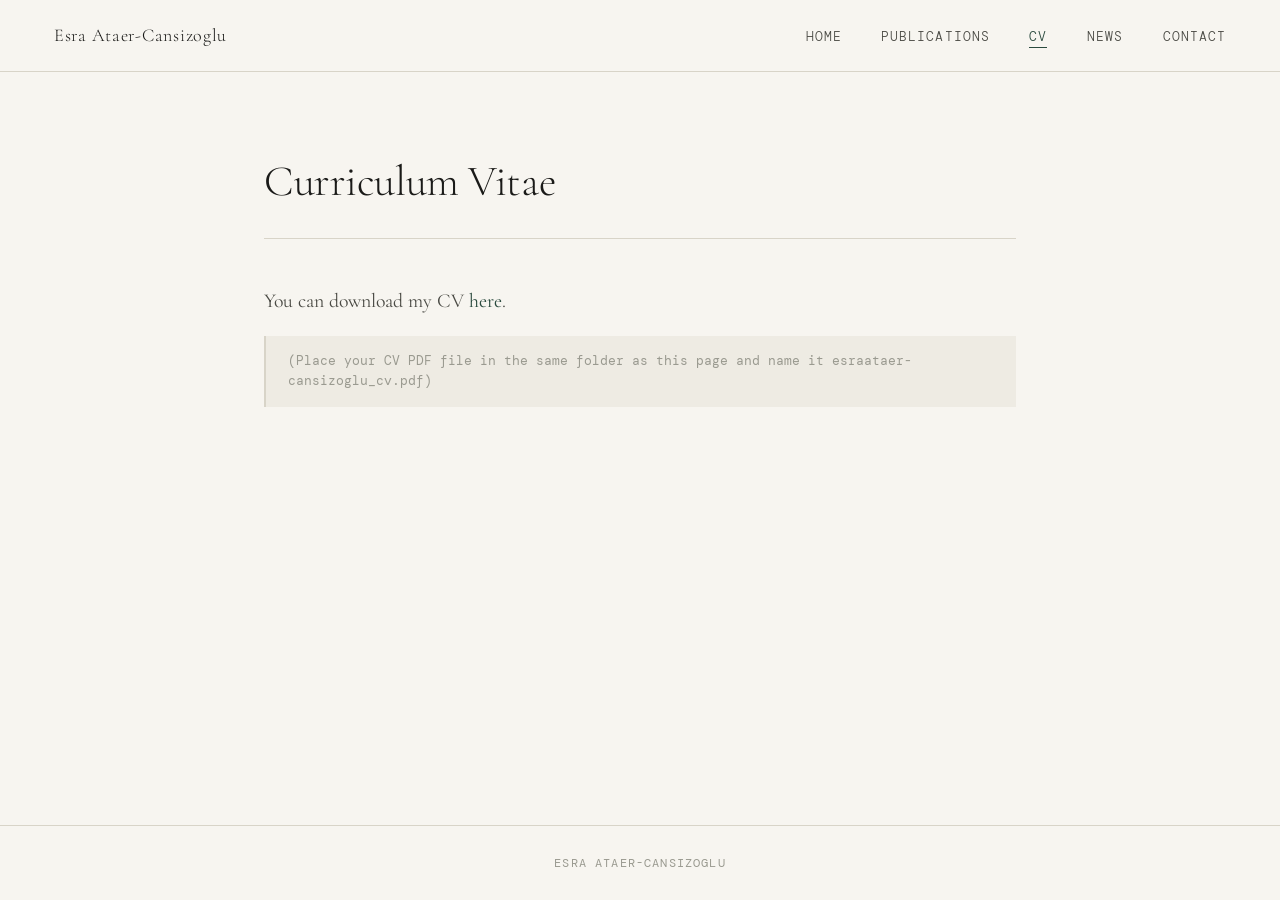
<file: cv.html>
<!DOCTYPE html>
<html lang="en">
<head>
  <meta charset="UTF-8" />
  <meta name="viewport" content="width=device-width, initial-scale=1.0"/>
  <title>CV — Esra Ataer-Cansizoglu</title>
  <link rel="preconnect" href="https://fonts.googleapis.com">
  <link href="https://fonts.googleapis.com/css2?family=Cormorant+Garamond:ital,wght@0,300;0,400;1,300&family=DM+Mono:wght@300;400&display=swap" rel="stylesheet">
  <link rel="stylesheet" href="style.css">
</head>
<body>
  <nav>
    <a href="index.html" class="nav-name">Esra Ataer-Cansizoglu</a>
    <ul>
      <li><a href="index.html">Home</a></li>
      <li><a href="publications.html">Publications</a></li>
      <li><a href="cv.html" class="active">CV</a></li>
      <li><a href="news.html">News</a></li>
      <li><a href="contact.html">Contact</a></li>
    </ul>
    <button class="nav-toggle" aria-label="Toggle menu">☰</button>
  </nav>

  <main class="page-main">
    <h2 class="page-title">Curriculum Vitae</h2>
    <p class="cv-text">
      You can download my CV <a href="esraataer-cansizoglu_cv.pdf" class="ext-link" target="_blank">here</a>.
    </p>
    <p class="cv-note">
      (Place your CV PDF file in the same folder as this page and name it <code>esraataer-cansizoglu_cv.pdf</code>)
    </p>
  </main>

  <footer>
    <p>Esra Ataer-Cansizoglu</p>
  </footer>

  <script src="nav.js"></script>
</body>
</html>
</file>
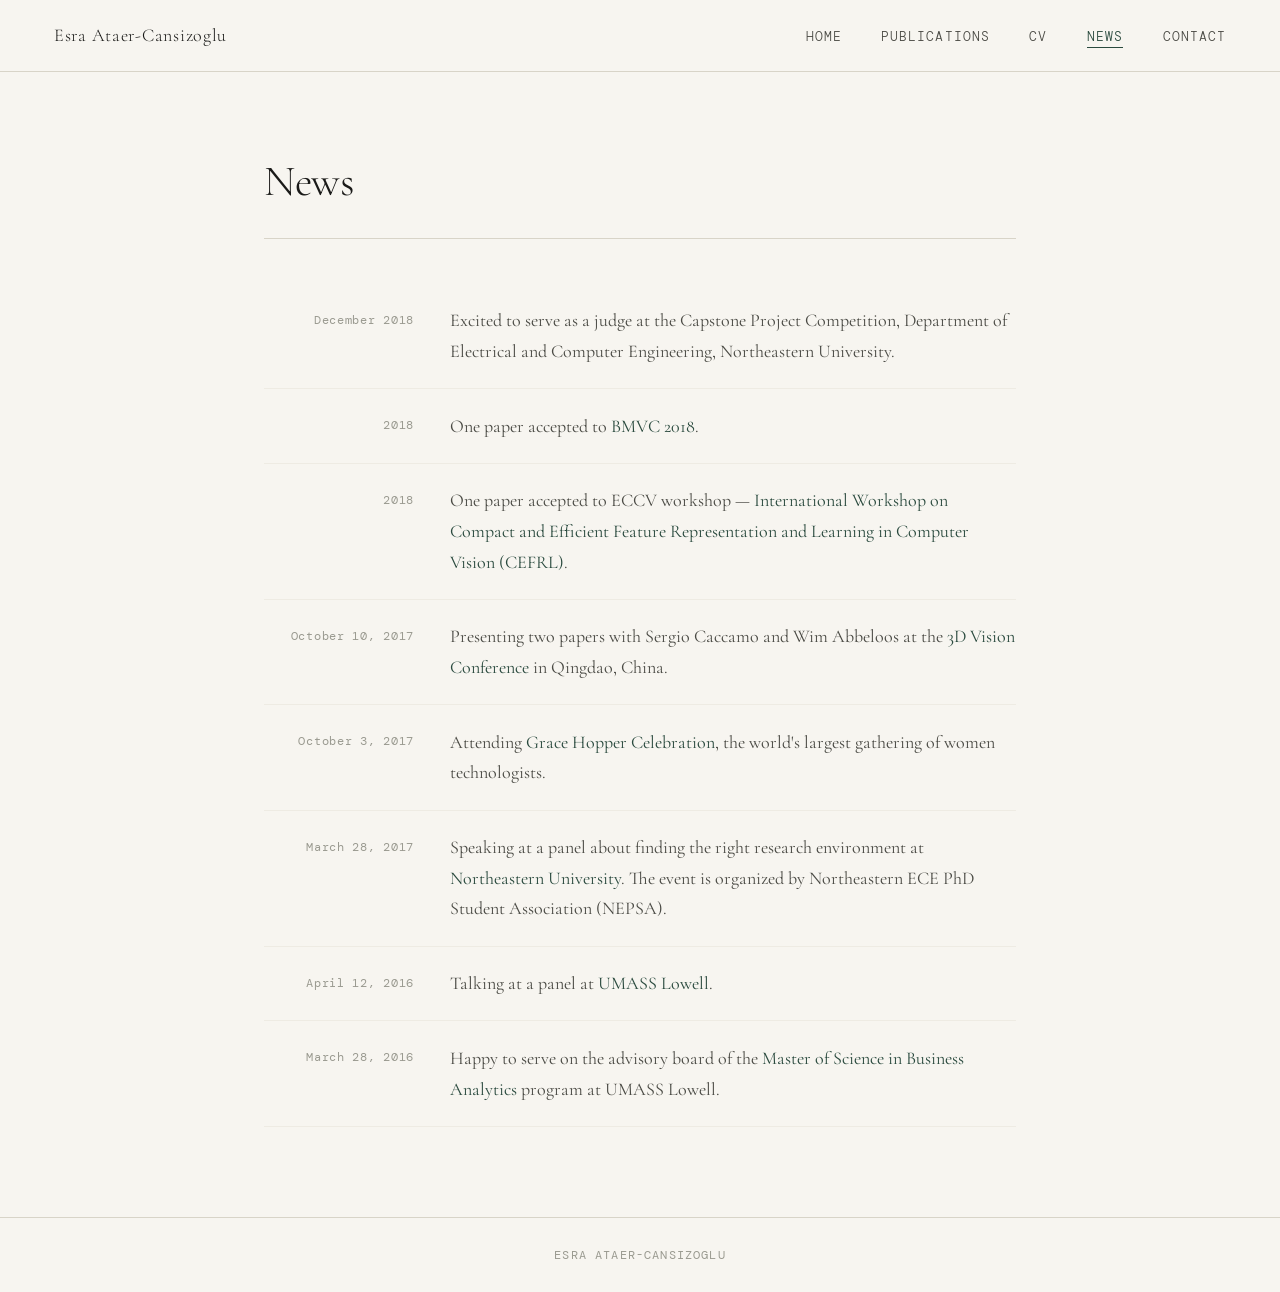
<file: news.html>
<!DOCTYPE html>
<html lang="en">
<head>
  <meta charset="UTF-8" />
  <meta name="viewport" content="width=device-width, initial-scale=1.0"/>
  <title>News — Esra Ataer-Cansizoglu</title>
  <link rel="preconnect" href="https://fonts.googleapis.com">
  <link href="https://fonts.googleapis.com/css2?family=Cormorant+Garamond:ital,wght@0,300;0,400;1,300&family=DM+Mono:wght@300;400&display=swap" rel="stylesheet">
  <link rel="stylesheet" href="style.css">
</head>
<body>
  <nav>
    <a href="index.html" class="nav-name">Esra Ataer-Cansizoglu</a>
    <ul>
      <li><a href="index.html">Home</a></li>
      <li><a href="publications.html">Publications</a></li>
      <li><a href="cv.html">CV</a></li>
      <li><a href="news.html" class="active">News</a></li>
      <li><a href="contact.html">Contact</a></li>
    </ul>
    <button class="nav-toggle" aria-label="Toggle menu">☰</button>
  </nav>

  <main class="page-main">
    <h2 class="page-title">News</h2>

    <ul class="news-list">
      <li>
        <span class="news-date">December 2018</span>
        <span class="news-text">Excited to serve as a judge at the Capstone Project Competition, Department of Electrical and Computer Engineering, Northeastern University.</span>
      </li>
      <li>
        <span class="news-date">2018</span>
        <span class="news-text">One paper accepted to <a href="http://bmvc2018.org/" target="_blank" class="ext-link">BMVC 2018</a>.</span>
      </li>
      <li>
        <span class="news-date">2018</span>
        <span class="news-text">One paper accepted to ECCV workshop — <a href="https://www.cefrl.org/" target="_blank" class="ext-link">International Workshop on Compact and Efficient Feature Representation and Learning in Computer Vision (CEFRL)</a>.</span>
      </li>
      <li>
        <span class="news-date">October 10, 2017</span>
        <span class="news-text">Presenting two papers with Sergio Caccamo and Wim Abbeloos at the <a href="http://www.3dv.org" target="_blank" class="ext-link">3D Vision Conference</a> in Qingdao, China.</span>
      </li>
      <li>
        <span class="news-date">October 3, 2017</span>
        <span class="news-text">Attending <a href="https://ghc.anitab.org/" target="_blank" class="ext-link">Grace Hopper Celebration</a>, the world's largest gathering of women technologists.</span>
      </li>
      <li>
        <span class="news-date">March 28, 2017</span>
        <span class="news-text">Speaking at a panel about finding the right research environment at <a href="http://www.northeastern.edu/" target="_blank" class="ext-link">Northeastern University</a>. The event is organized by Northeastern ECE PhD Student Association (NEPSA).</span>
      </li>
      <li>
        <span class="news-date">April 12, 2016</span>
        <span class="news-text">Talking at a panel at <a href="https://www.uml.edu/" target="_blank" class="ext-link">UMASS Lowell</a>.</span>
      </li>
      <li>
        <span class="news-date">March 28, 2016</span>
        <span class="news-text">Happy to serve on the advisory board of the <a href="https://www.uml.edu/MSB/Departments/Operations-Info-Systems/Programs/MSBA.aspx" target="_blank" class="ext-link">Master of Science in Business Analytics</a> program at UMASS Lowell.</span>
      </li>
    </ul>
  </main>

  <footer>
    <p>Esra Ataer-Cansizoglu</p>
  </footer>

  <script src="nav.js"></script>
</body>
</html>
</file>
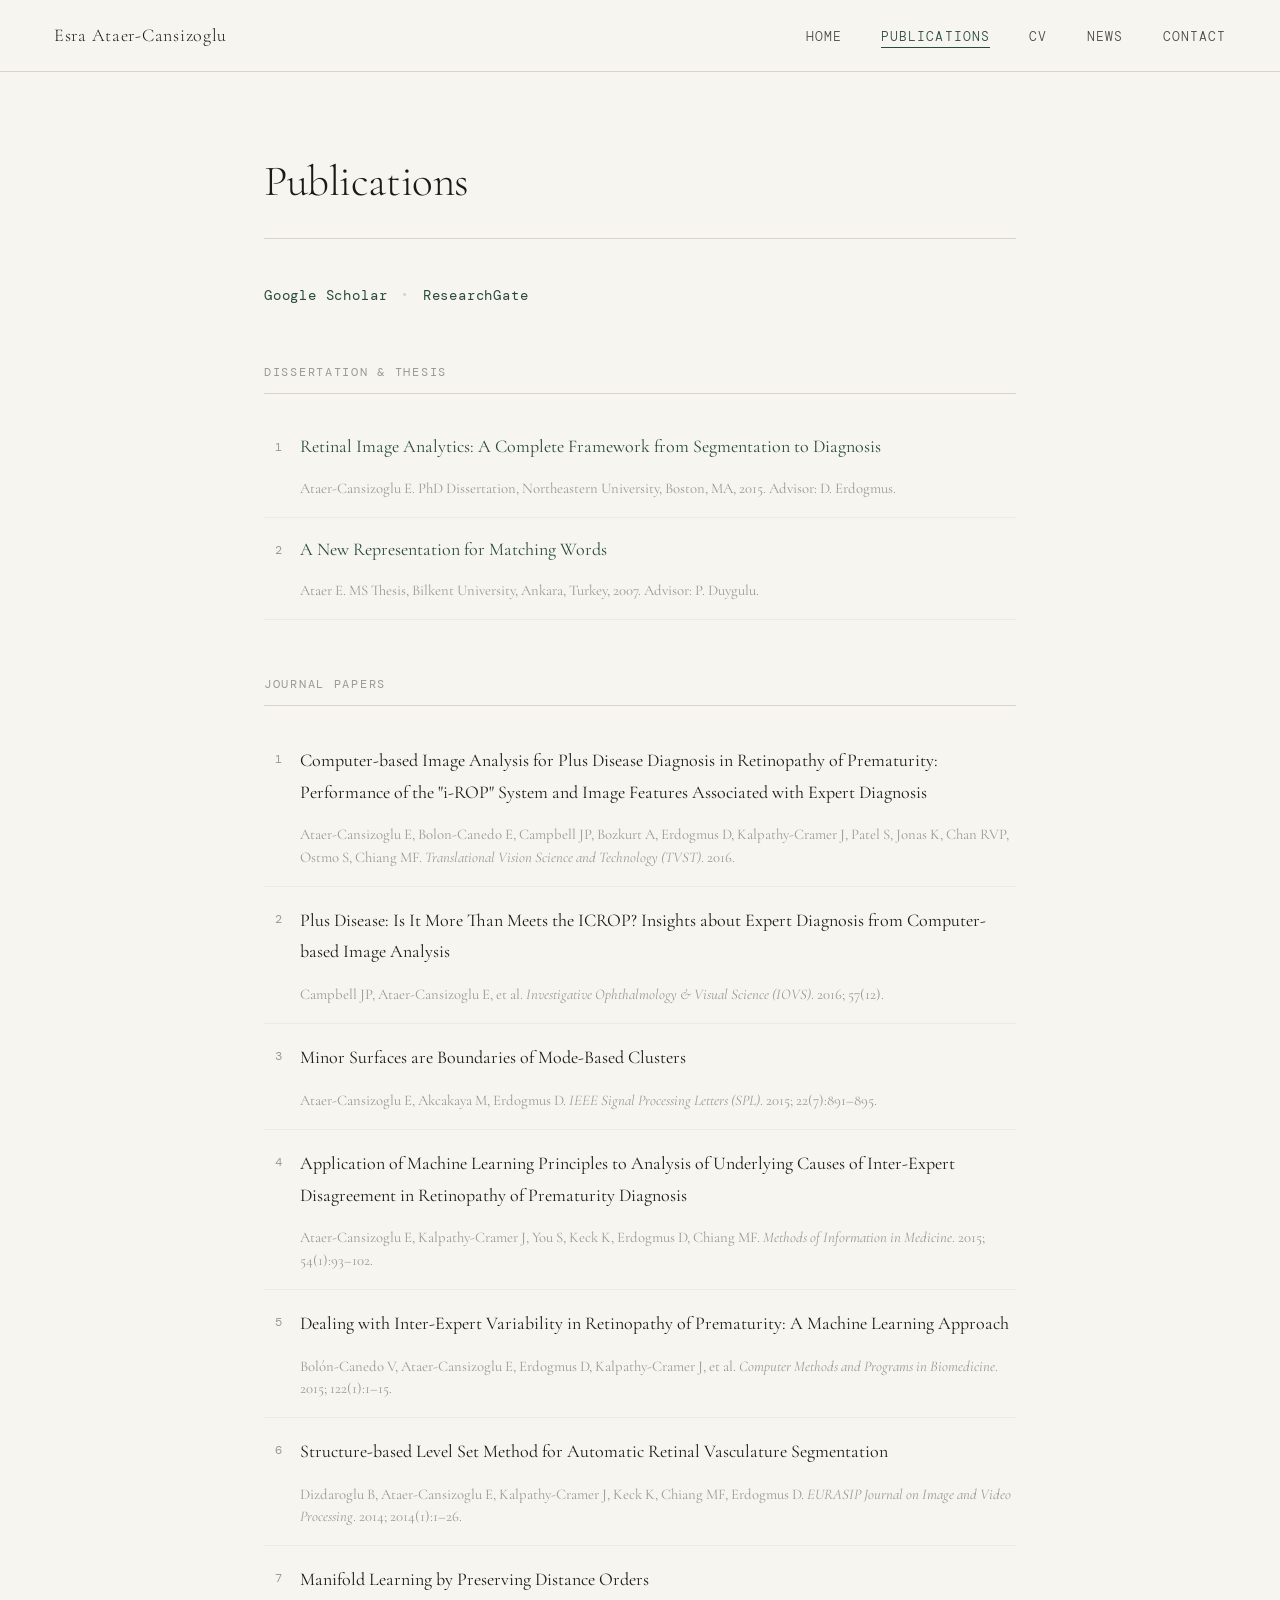
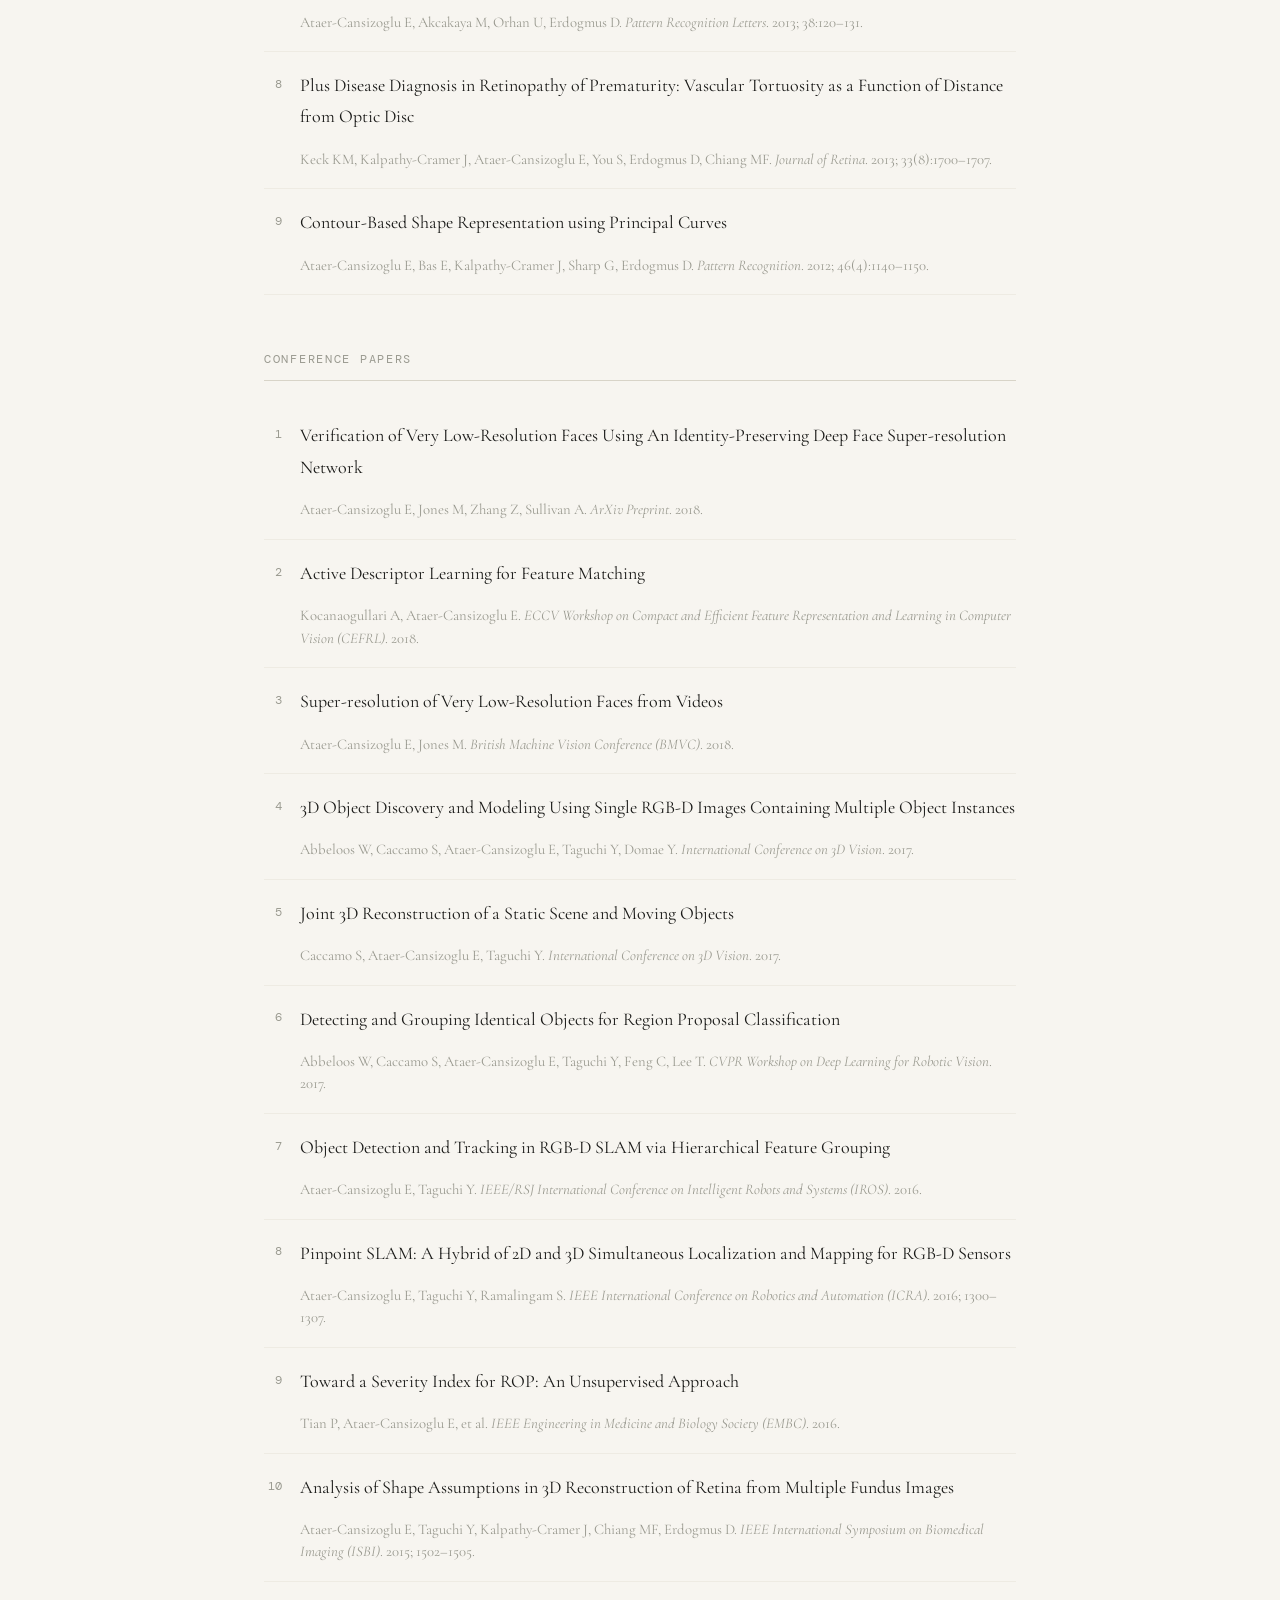
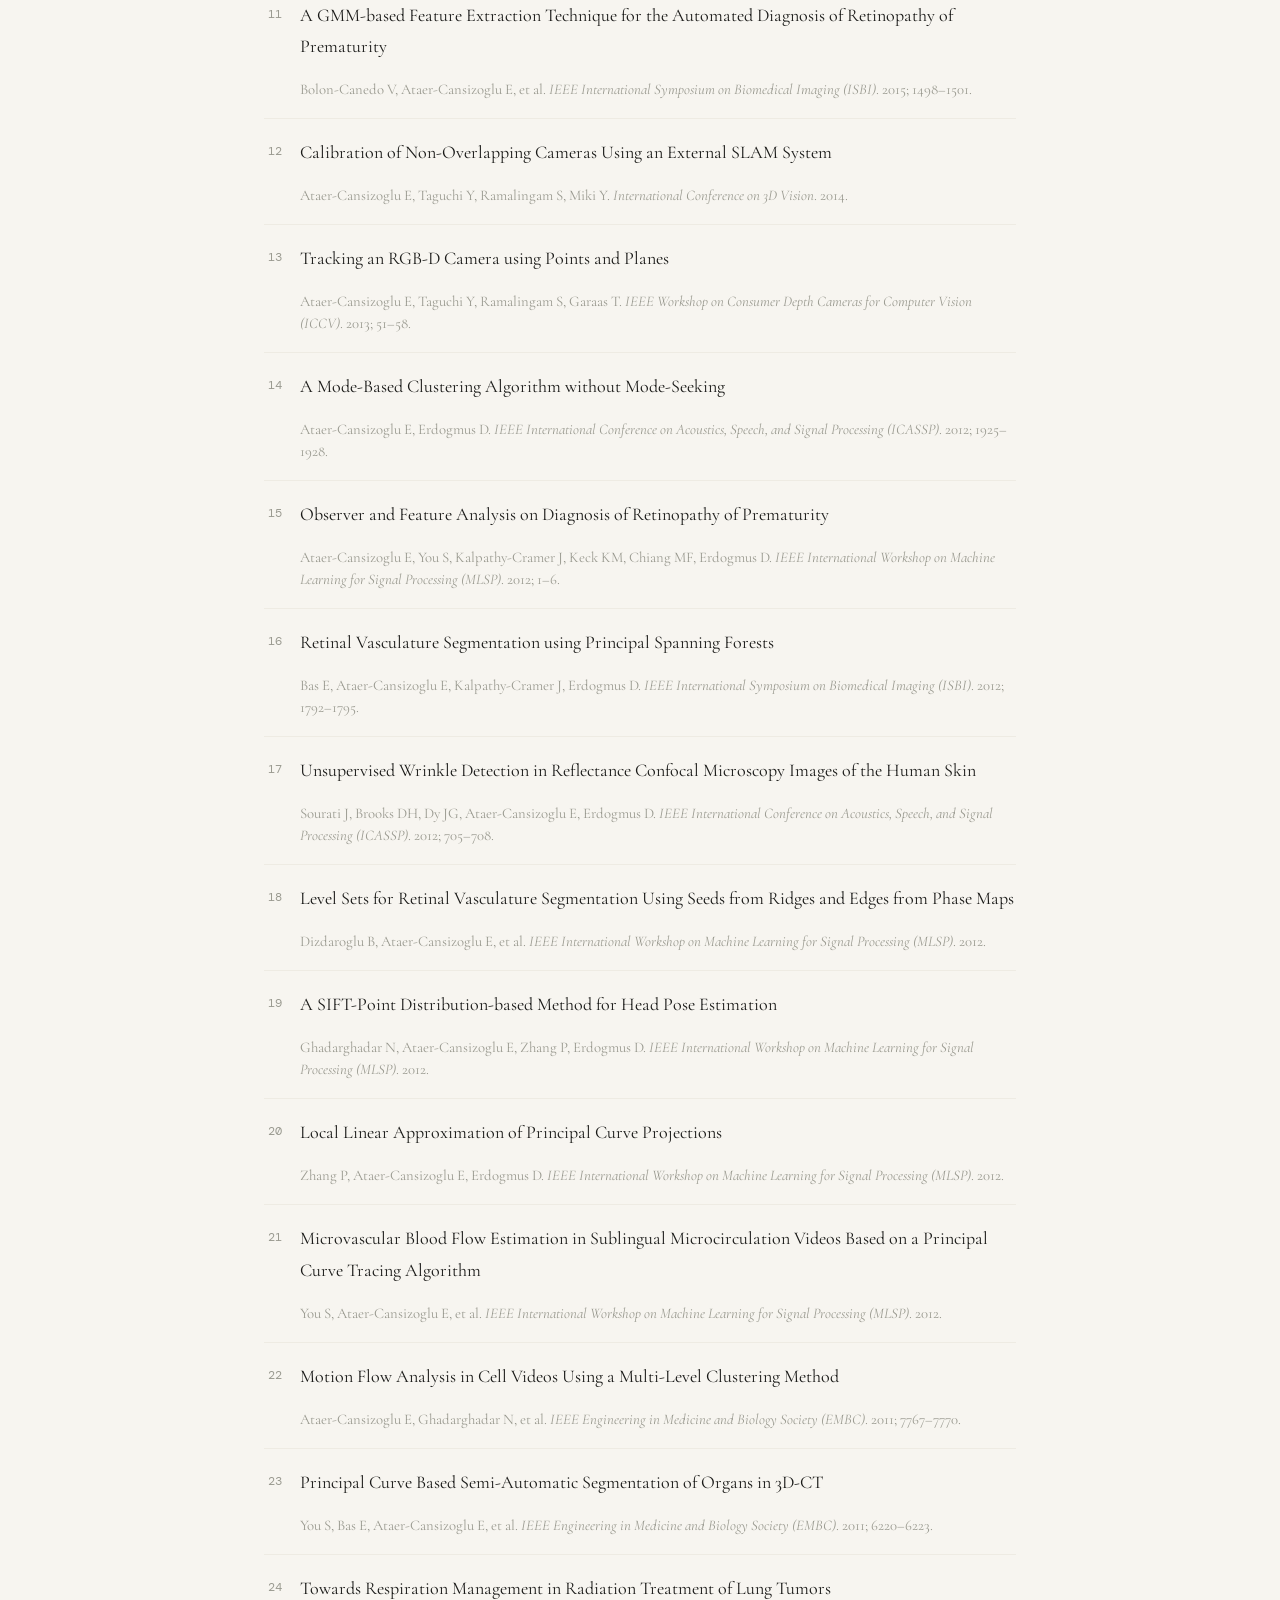
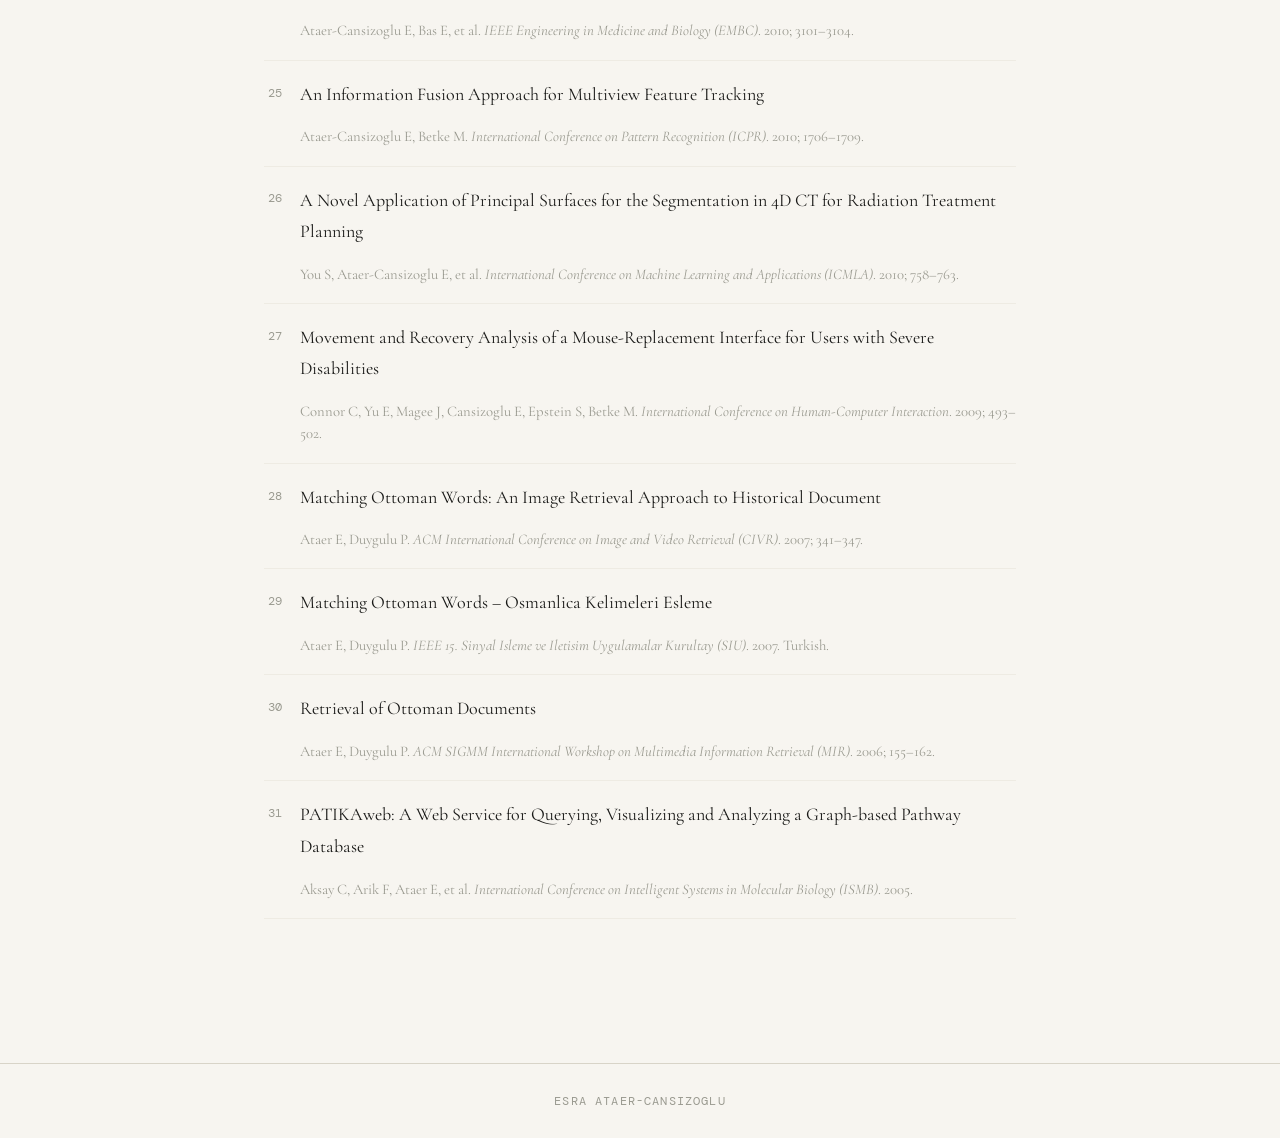
<file: publications.html>
<!DOCTYPE html>
<html lang="en">
<head>
  <meta charset="UTF-8" />
  <meta name="viewport" content="width=device-width, initial-scale=1.0"/>
  <title>Publications — Esra Ataer-Cansizoglu</title>
  <link rel="preconnect" href="https://fonts.googleapis.com">
  <link href="https://fonts.googleapis.com/css2?family=Cormorant+Garamond:ital,wght@0,300;0,400;1,300&family=DM+Mono:wght@300;400&display=swap" rel="stylesheet">
  <link rel="stylesheet" href="style.css">
</head>
<body>
  <nav>
    <a href="index.html" class="nav-name">Esra Ataer-Cansizoglu</a>
    <ul>
      <li><a href="index.html">Home</a></li>
      <li><a href="publications.html" class="active">Publications</a></li>
      <li><a href="cv.html">CV</a></li>
      <li><a href="news.html">News</a></li>
      <li><a href="contact.html">Contact</a></li>
    </ul>
    <button class="nav-toggle" aria-label="Toggle menu">☰</button>
  </nav>

  <main class="page-main">
    <h2 class="page-title">Publications</h2>

    <div class="pub-profiles">
      <a href="https://scholar.google.com/citations?user=8dK634wAAAAJ&hl" target="_blank" class="ext-link">Google Scholar</a>
      <span class="dot">·</span>
      <a href="http://www.researchgate.net/profile/Esra_Ataer-Cansizoglu" target="_blank" class="ext-link">ResearchGate</a>
    </div>

    <section class="pub-section">
      <h3 class="pub-category">Dissertation &amp; Thesis</h3>
      <ol class="pub-list">
        <li>
          <a href="http://www.ece.neu.edu/~ataer/D_Cansizoglu_RetinalImageAnalytics_NEU_2015.pdf" target="_blank">Retinal Image Analytics: A Complete Framework from Segmentation to Diagnosis</a>
          <span class="pub-meta">Ataer-Cansizoglu E. PhD Dissertation, Northeastern University, Boston, MA, 2015. Advisor: D. Erdogmus.</span>
        </li>
        <li>
          <a href="http://www.thesis.bilkent.edu.tr/0003435.pdf" target="_blank">A New Representation for Matching Words</a>
          <span class="pub-meta">Ataer E. MS Thesis, Bilkent University, Ankara, Turkey, 2007. Advisor: P. Duygulu.</span>
        </li>
      </ol>
    </section>

    <section class="pub-section">
      <h3 class="pub-category">Journal Papers</h3>
      <ol class="pub-list">
        <li>
          Computer-based Image Analysis for Plus Disease Diagnosis in Retinopathy of Prematurity: Performance of the "i-ROP" System and Image Features Associated with Expert Diagnosis
          <span class="pub-meta">Ataer-Cansizoglu E, Bolon-Canedo E, Campbell JP, Bozkurt A, Erdogmus D, Kalpathy-Cramer J, Patel S, Jonas K, Chan RVP, Ostmo S, Chiang MF. <em>Translational Vision Science and Technology (TVST)</em>. 2016.</span>
        </li>
        <li>
          Plus Disease: Is It More Than Meets the ICROP? Insights about Expert Diagnosis from Computer-based Image Analysis
          <span class="pub-meta">Campbell JP, Ataer-Cansizoglu E, et al. <em>Investigative Ophthalmology &amp; Visual Science (IOVS)</em>. 2016; 57(12).</span>
        </li>
        <li>
          Minor Surfaces are Boundaries of Mode-Based Clusters
          <span class="pub-meta">Ataer-Cansizoglu E, Akcakaya M, Erdogmus D. <em>IEEE Signal Processing Letters (SPL)</em>. 2015; 22(7):891–895.</span>
        </li>
        <li>
          Application of Machine Learning Principles to Analysis of Underlying Causes of Inter-Expert Disagreement in Retinopathy of Prematurity Diagnosis
          <span class="pub-meta">Ataer-Cansizoglu E, Kalpathy-Cramer J, You S, Keck K, Erdogmus D, Chiang MF. <em>Methods of Information in Medicine</em>. 2015; 54(1):93–102.</span>
        </li>
        <li>
          Dealing with Inter-Expert Variability in Retinopathy of Prematurity: A Machine Learning Approach
          <span class="pub-meta">Bolón-Canedo V, Ataer-Cansizoglu E, Erdogmus D, Kalpathy-Cramer J, et al. <em>Computer Methods and Programs in Biomedicine</em>. 2015; 122(1):1–15.</span>
        </li>
        <li>
          Structure-based Level Set Method for Automatic Retinal Vasculature Segmentation
          <span class="pub-meta">Dizdaroglu B, Ataer-Cansizoglu E, Kalpathy-Cramer J, Keck K, Chiang MF, Erdogmus D. <em>EURASIP Journal on Image and Video Processing</em>. 2014; 2014(1):1–26.</span>
        </li>
        <li>
          Manifold Learning by Preserving Distance Orders
          <span class="pub-meta">Ataer-Cansizoglu E, Akcakaya M, Orhan U, Erdogmus D. <em>Pattern Recognition Letters</em>. 2013; 38:120–131.</span>
        </li>
        <li>
          Plus Disease Diagnosis in Retinopathy of Prematurity: Vascular Tortuosity as a Function of Distance from Optic Disc
          <span class="pub-meta">Keck KM, Kalpathy-Cramer J, Ataer-Cansizoglu E, You S, Erdogmus D, Chiang MF. <em>Journal of Retina</em>. 2013; 33(8):1700–1707.</span>
        </li>
        <li>
          Contour-Based Shape Representation using Principal Curves
          <span class="pub-meta">Ataer-Cansizoglu E, Bas E, Kalpathy-Cramer J, Sharp G, Erdogmus D. <em>Pattern Recognition</em>. 2012; 46(4):1140–1150.</span>
        </li>
      </ol>
    </section>

    <section class="pub-section">
      <h3 class="pub-category">Conference Papers</h3>
      <ol class="pub-list">
        <li>
          Verification of Very Low-Resolution Faces Using An Identity-Preserving Deep Face Super-resolution Network
          <span class="pub-meta">Ataer-Cansizoglu E, Jones M, Zhang Z, Sullivan A. <em>ArXiv Preprint</em>. 2018.</span>
        </li>
        <li>
          Active Descriptor Learning for Feature Matching
          <span class="pub-meta">Kocanaogullari A, Ataer-Cansizoglu E. <em>ECCV Workshop on Compact and Efficient Feature Representation and Learning in Computer Vision (CEFRL)</em>. 2018.</span>
        </li>
        <li>
          Super-resolution of Very Low-Resolution Faces from Videos
          <span class="pub-meta">Ataer-Cansizoglu E, Jones M. <em>British Machine Vision Conference (BMVC)</em>. 2018.</span>
        </li>
        <li>
          3D Object Discovery and Modeling Using Single RGB-D Images Containing Multiple Object Instances
          <span class="pub-meta">Abbeloos W, Caccamo S, Ataer-Cansizoglu E, Taguchi Y, Domae Y. <em>International Conference on 3D Vision</em>. 2017.</span>
        </li>
        <li>
          Joint 3D Reconstruction of a Static Scene and Moving Objects
          <span class="pub-meta">Caccamo S, Ataer-Cansizoglu E, Taguchi Y. <em>International Conference on 3D Vision</em>. 2017.</span>
        </li>
        <li>
          Detecting and Grouping Identical Objects for Region Proposal Classification
          <span class="pub-meta">Abbeloos W, Caccamo S, Ataer-Cansizoglu E, Taguchi Y, Feng C, Lee T. <em>CVPR Workshop on Deep Learning for Robotic Vision</em>. 2017.</span>
        </li>
        <li>
          Object Detection and Tracking in RGB-D SLAM via Hierarchical Feature Grouping
          <span class="pub-meta">Ataer-Cansizoglu E, Taguchi Y. <em>IEEE/RSJ International Conference on Intelligent Robots and Systems (IROS)</em>. 2016.</span>
        </li>
        <li>
          Pinpoint SLAM: A Hybrid of 2D and 3D Simultaneous Localization and Mapping for RGB-D Sensors
          <span class="pub-meta">Ataer-Cansizoglu E, Taguchi Y, Ramalingam S. <em>IEEE International Conference on Robotics and Automation (ICRA)</em>. 2016; 1300–1307.</span>
        </li>
        <li>
          Toward a Severity Index for ROP: An Unsupervised Approach
          <span class="pub-meta">Tian P, Ataer-Cansizoglu E, et al. <em>IEEE Engineering in Medicine and Biology Society (EMBC)</em>. 2016.</span>
        </li>
        <li>
          Analysis of Shape Assumptions in 3D Reconstruction of Retina from Multiple Fundus Images
          <span class="pub-meta">Ataer-Cansizoglu E, Taguchi Y, Kalpathy-Cramer J, Chiang MF, Erdogmus D. <em>IEEE International Symposium on Biomedical Imaging (ISBI)</em>. 2015; 1502–1505.</span>
        </li>
        <li>
          A GMM-based Feature Extraction Technique for the Automated Diagnosis of Retinopathy of Prematurity
          <span class="pub-meta">Bolon-Canedo V, Ataer-Cansizoglu E, et al. <em>IEEE International Symposium on Biomedical Imaging (ISBI)</em>. 2015; 1498–1501.</span>
        </li>
        <li>
          Calibration of Non-Overlapping Cameras Using an External SLAM System
          <span class="pub-meta">Ataer-Cansizoglu E, Taguchi Y, Ramalingam S, Miki Y. <em>International Conference on 3D Vision</em>. 2014.</span>
        </li>
        <li>
          Tracking an RGB-D Camera using Points and Planes
          <span class="pub-meta">Ataer-Cansizoglu E, Taguchi Y, Ramalingam S, Garaas T. <em>IEEE Workshop on Consumer Depth Cameras for Computer Vision (ICCV)</em>. 2013; 51–58.</span>
        </li>
        <li>
          A Mode-Based Clustering Algorithm without Mode-Seeking
          <span class="pub-meta">Ataer-Cansizoglu E, Erdogmus D. <em>IEEE International Conference on Acoustics, Speech, and Signal Processing (ICASSP)</em>. 2012; 1925–1928.</span>
        </li>
        <li>
          Observer and Feature Analysis on Diagnosis of Retinopathy of Prematurity
          <span class="pub-meta">Ataer-Cansizoglu E, You S, Kalpathy-Cramer J, Keck KM, Chiang MF, Erdogmus D. <em>IEEE International Workshop on Machine Learning for Signal Processing (MLSP)</em>. 2012; 1–6.</span>
        </li>
        <li>
          Retinal Vasculature Segmentation using Principal Spanning Forests
          <span class="pub-meta">Bas E, Ataer-Cansizoglu E, Kalpathy-Cramer J, Erdogmus D. <em>IEEE International Symposium on Biomedical Imaging (ISBI)</em>. 2012; 1792–1795.</span>
        </li>
        <li>
          Unsupervised Wrinkle Detection in Reflectance Confocal Microscopy Images of the Human Skin
          <span class="pub-meta">Sourati J, Brooks DH, Dy JG, Ataer-Cansizoglu E, Erdogmus D. <em>IEEE International Conference on Acoustics, Speech, and Signal Processing (ICASSP)</em>. 2012; 705–708.</span>
        </li>
        <li>
          Level Sets for Retinal Vasculature Segmentation Using Seeds from Ridges and Edges from Phase Maps
          <span class="pub-meta">Dizdaroglu B, Ataer-Cansizoglu E, et al. <em>IEEE International Workshop on Machine Learning for Signal Processing (MLSP)</em>. 2012.</span>
        </li>
        <li>
          A SIFT-Point Distribution-based Method for Head Pose Estimation
          <span class="pub-meta">Ghadarghadar N, Ataer-Cansizoglu E, Zhang P, Erdogmus D. <em>IEEE International Workshop on Machine Learning for Signal Processing (MLSP)</em>. 2012.</span>
        </li>
        <li>
          Local Linear Approximation of Principal Curve Projections
          <span class="pub-meta">Zhang P, Ataer-Cansizoglu E, Erdogmus D. <em>IEEE International Workshop on Machine Learning for Signal Processing (MLSP)</em>. 2012.</span>
        </li>
        <li>
          Microvascular Blood Flow Estimation in Sublingual Microcirculation Videos Based on a Principal Curve Tracing Algorithm
          <span class="pub-meta">You S, Ataer-Cansizoglu E, et al. <em>IEEE International Workshop on Machine Learning for Signal Processing (MLSP)</em>. 2012.</span>
        </li>
        <li>
          Motion Flow Analysis in Cell Videos Using a Multi-Level Clustering Method
          <span class="pub-meta">Ataer-Cansizoglu E, Ghadarghadar N, et al. <em>IEEE Engineering in Medicine and Biology Society (EMBC)</em>. 2011; 7767–7770.</span>
        </li>
        <li>
          Principal Curve Based Semi-Automatic Segmentation of Organs in 3D-CT
          <span class="pub-meta">You S, Bas E, Ataer-Cansizoglu E, et al. <em>IEEE Engineering in Medicine and Biology Society (EMBC)</em>. 2011; 6220–6223.</span>
        </li>
        <li>
          Towards Respiration Management in Radiation Treatment of Lung Tumors
          <span class="pub-meta">Ataer-Cansizoglu E, Bas E, et al. <em>IEEE Engineering in Medicine and Biology (EMBC)</em>. 2010; 3101–3104.</span>
        </li>
        <li>
          An Information Fusion Approach for Multiview Feature Tracking
          <span class="pub-meta">Ataer-Cansizoglu E, Betke M. <em>International Conference on Pattern Recognition (ICPR)</em>. 2010; 1706–1709.</span>
        </li>
        <li>
          A Novel Application of Principal Surfaces for the Segmentation in 4D CT for Radiation Treatment Planning
          <span class="pub-meta">You S, Ataer-Cansizoglu E, et al. <em>International Conference on Machine Learning and Applications (ICMLA)</em>. 2010; 758–763.</span>
        </li>
        <li>
          Movement and Recovery Analysis of a Mouse-Replacement Interface for Users with Severe Disabilities
          <span class="pub-meta">Connor C, Yu E, Magee J, Cansizoglu E, Epstein S, Betke M. <em>International Conference on Human-Computer Interaction</em>. 2009; 493–502.</span>
        </li>
        <li>
          Matching Ottoman Words: An Image Retrieval Approach to Historical Document
          <span class="pub-meta">Ataer E, Duygulu P. <em>ACM International Conference on Image and Video Retrieval (CIVR)</em>. 2007; 341–347.</span>
        </li>
        <li>
          Matching Ottoman Words – Osmanlica Kelimeleri Esleme
          <span class="pub-meta">Ataer E, Duygulu P. <em>IEEE 15. Sinyal Isleme ve Iletisim Uygulamalar Kurultay (SIU)</em>. 2007. Turkish.</span>
        </li>
        <li>
          Retrieval of Ottoman Documents
          <span class="pub-meta">Ataer E, Duygulu P. <em>ACM SIGMM International Workshop on Multimedia Information Retrieval (MIR)</em>. 2006; 155–162.</span>
        </li>
        <li>
          PATIKAweb: A Web Service for Querying, Visualizing and Analyzing a Graph-based Pathway Database
          <span class="pub-meta">Aksay C, Arik F, Ataer E, et al. <em>International Conference on Intelligent Systems in Molecular Biology (ISMB)</em>. 2005.</span>
        </li>
      </ol>
    </section>
  </main>

  <footer>
    <p>Esra Ataer-Cansizoglu</p>
  </footer>

  <script src="nav.js"></script>
</body>
</html>
</file>
<file: style.css>
/* ============================================
   Esra Ataer-Cansizoglu — Personal Site
   Minimalist Academic Design
   ============================================ */

:root {
  --ink: #1a1a18;
  --ink-light: #4a4a44;
  --ink-faint: #9a9a90;
  --paper: #f7f5f0;
  --paper-warm: #eeebe3;
  --accent: #2a4a3e;
  --accent-hover: #1a3a2e;
  --rule: #d8d4c8;
  --font-serif: 'Cormorant Garamond', Georgia, serif;
  --font-mono: 'DM Mono', 'Courier New', monospace;
}

*, *::before, *::after {
  box-sizing: border-box;
  margin: 0;
  padding: 0;
}

html {
  font-size: 18px;
  scroll-behavior: smooth;
}

body {
  font-family: var(--font-serif);
  background-color: var(--paper);
  color: var(--ink);
  line-height: 1.75;
  min-height: 100vh;
  display: flex;
  flex-direction: column;
  opacity: 0;
  animation: fadeIn 0.6s ease forwards;
}

@keyframes fadeIn {
  to { opacity: 1; }
}

/* ===== NAVIGATION ===== */
nav {
  position: sticky;
  top: 0;
  z-index: 100;
  display: flex;
  align-items: center;
  justify-content: space-between;
  padding: 1.1rem 3rem;
  background: var(--paper);
  border-bottom: 1px solid var(--rule);
  gap: 2rem;
}

.nav-name {
  font-family: var(--font-serif);
  font-size: 1rem;
  font-weight: 300;
  color: var(--ink);
  text-decoration: none;
  letter-spacing: 0.04em;
  white-space: nowrap;
  flex-shrink: 0;
}

nav ul {
  list-style: none;
  display: flex;
  gap: 2.2rem;
  align-items: center;
}

nav ul a {
  font-family: var(--font-mono);
  font-size: 0.72rem;
  font-weight: 300;
  letter-spacing: 0.08em;
  text-transform: uppercase;
  color: var(--ink-light);
  text-decoration: none;
  transition: color 0.2s;
  padding-bottom: 2px;
  border-bottom: 1px solid transparent;
}

nav ul a:hover,
nav ul a.active {
  color: var(--accent);
  border-bottom-color: var(--accent);
}

.nav-toggle {
  display: none;
  background: none;
  border: none;
  font-size: 1.4rem;
  cursor: pointer;
  color: var(--ink);
  padding: 0.2rem;
}

/* ===== HOME ===== */
.home-main {
  flex: 1;
  display: flex;
  align-items: center;
  padding: 5rem 3rem;
  max-width: 1100px;
  margin: 0 auto;
  width: 100%;
}

.home-grid {
  display: grid;
  grid-template-columns: 260px 1fr;
  gap: 5rem;
  align-items: center;
  width: 100%;
}

.photo-frame {
  width: 220px;
  height: 220px;
  border-radius: 50%;
  overflow: hidden;
  border: 1px solid var(--rule);
  background: var(--paper-warm);
  display: flex;
  align-items: center;
  justify-content: center;
  position: relative;
}

.photo-frame img {
  width: 100%;
  height: 100%;
  object-fit: cover;
  display: block;
}

.photo-placeholder {
  font-family: var(--font-serif);
  font-size: 2rem;
  font-weight: 300;
  color: var(--ink-faint);
  letter-spacing: 0.1em;
}

.photo-frame:not(.no-photo) .photo-placeholder {
  display: none;
}

.home-text-col h1 {
  font-family: var(--font-serif);
  font-size: 3.2rem;
  font-weight: 300;
  line-height: 1.1;
  letter-spacing: -0.01em;
  margin-bottom: 0.6rem;
}

.home-text-col h1 em {
  font-style: italic;
  color: var(--ink-light);
  font-weight: 300;
}

.tagline {
  font-family: var(--font-mono);
  font-size: 0.72rem;
  letter-spacing: 0.12em;
  text-transform: uppercase;
  color: var(--ink-faint);
  margin-bottom: 1.6rem;
}

.divider {
  width: 40px;
  height: 1px;
  background: var(--rule);
  margin-bottom: 1.6rem;
}

.bio {
  font-size: 1rem;
  color: var(--ink-light);
  line-height: 1.8;
  max-width: 560px;
  margin-bottom: 1rem;
}

.bio:last-of-type {
  margin-bottom: 1.8rem;
}

.home-links {
  display: flex;
  align-items: center;
  gap: 0.6rem;
  flex-wrap: wrap;
}

.dot {
  color: var(--rule);
  font-size: 1.2rem;
  line-height: 1;
}

/* ===== LINKS ===== */
a.ext-link,
.bio a {
  color: var(--accent);
  text-decoration: none;
  border-bottom: 1px solid transparent;
  transition: border-color 0.2s, color 0.2s;
}

a.ext-link:hover,
.bio a:hover {
  color: var(--accent-hover);
  border-bottom-color: var(--accent-hover);
}

/* ===== PAGE LAYOUT ===== */
.page-main {
  flex: 1;
  padding: 4rem 3rem 5rem;
  max-width: 860px;
  margin: 0 auto;
  width: 100%;
}

.page-title {
  font-family: var(--font-serif);
  font-size: 2.4rem;
  font-weight: 300;
  letter-spacing: -0.01em;
  margin-bottom: 2.5rem;
  padding-bottom: 1rem;
  border-bottom: 1px solid var(--rule);
}

/* ===== PUBLICATIONS ===== */
.pub-profiles {
  display: flex;
  align-items: center;
  gap: 0.6rem;
  margin-bottom: 3rem;
  font-family: var(--font-mono);
  font-size: 0.75rem;
  letter-spacing: 0.06em;
}

.pub-section {
  margin-bottom: 3rem;
}

.pub-category {
  font-family: var(--font-mono);
  font-size: 0.68rem;
  font-weight: 400;
  letter-spacing: 0.14em;
  text-transform: uppercase;
  color: var(--ink-faint);
  margin-bottom: 1.2rem;
  padding-bottom: 0.5rem;
  border-bottom: 1px solid var(--rule);
}

.pub-list {
  list-style: none;
  counter-reset: pub-counter;
  padding: 0;
}

.pub-list li {
  counter-increment: pub-counter;
  display: grid;
  grid-template-columns: 2ch 1fr;
  gap: 0.6rem 1rem;
  padding: 1rem 0;
  border-bottom: 1px solid var(--paper-warm);
  align-items: start;
  transition: background 0.15s;
}

.pub-list li::before {
  content: counter(pub-counter);
  font-family: var(--font-mono);
  font-size: 0.65rem;
  color: var(--ink-faint);
  padding-top: 0.22rem;
  text-align: right;
}

.pub-list li a {
  font-family: var(--font-serif);
  font-size: 1rem;
  color: var(--accent);
  text-decoration: none;
  line-height: 1.5;
  border-bottom: 1px solid transparent;
  transition: border-color 0.2s;
  display: block;
}

.pub-list li a:hover {
  border-bottom-color: var(--accent);
}

.pub-meta {
  display: block;
  font-family: var(--font-serif);
  font-size: 0.82rem;
  color: var(--ink-faint);
  line-height: 1.5;
  margin-top: 0.25rem;
  grid-column: 2;
}

.pub-meta em {
  font-style: italic;
}

/* ===== NEWS ===== */
.news-list {
  list-style: none;
  padding: 0;
}

.news-list li {
  display: grid;
  grid-template-columns: 150px 1fr;
  gap: 1rem 2rem;
  padding: 1.2rem 0;
  border-bottom: 1px solid var(--paper-warm);
  align-items: start;
}

.news-date {
  font-family: var(--font-mono);
  font-size: 0.65rem;
  letter-spacing: 0.06em;
  color: var(--ink-faint);
  padding-top: 0.25rem;
  text-align: right;
}

.news-text {
  font-family: var(--font-serif);
  font-size: 1rem;
  color: var(--ink-light);
  line-height: 1.7;
}

/* ===== CV ===== */
.cv-text {
  font-size: 1.1rem;
  color: var(--ink-light);
  margin-bottom: 1rem;
}

.cv-note {
  font-family: var(--font-mono);
  font-size: 0.72rem;
  color: var(--ink-faint);
  background: var(--paper-warm);
  padding: 0.8rem 1.2rem;
  border-left: 2px solid var(--rule);
  line-height: 1.6;
}

.cv-note code {
  background: transparent;
  font-family: inherit;
  font-weight: 400;
}

/* ===== CONTACT ===== */
.contact-block {
  margin-top: 0.5rem;
}

.contact-row {
  display: grid;
  grid-template-columns: 140px 1fr;
  gap: 1rem;
  padding: 1rem 0;
  border-bottom: 1px solid var(--paper-warm);
  align-items: baseline;
}

.contact-label {
  font-family: var(--font-mono);
  font-size: 0.68rem;
  letter-spacing: 0.1em;
  text-transform: uppercase;
  color: var(--ink-faint);
}

.contact-value {
  font-family: var(--font-serif);
  font-size: 1rem;
  color: var(--ink-light);
}

/* ===== RESEARCH ===== */
.research-section {
  margin-bottom: 3rem;
}

.research-category {
  font-family: var(--font-mono);
  font-size: 0.68rem;
  font-weight: 400;
  letter-spacing: 0.14em;
  text-transform: uppercase;
  color: var(--ink-faint);
  margin-bottom: 1.2rem;
  padding-bottom: 0.5rem;
  border-bottom: 1px solid var(--rule);
}

.research-item {
  padding: 1.4rem 0;
  border-bottom: 1px solid var(--paper-warm);
}

.research-title {
  font-family: var(--font-serif);
  font-size: 1.15rem;
  font-weight: 400;
  color: var(--ink);
  margin-bottom: 0.25rem;
}

.research-tag {
  display: inline-block;
  font-family: var(--font-mono);
  font-size: 0.65rem;
  letter-spacing: 0.08em;
  color: var(--ink-faint);
  margin-bottom: 0.75rem;
}

.research-item p {
  font-family: var(--font-serif);
  font-size: 1rem;
  color: var(--ink-light);
  line-height: 1.8;
}

.research-img-top {
  display: block;
  width: 300px;
  max-width: 100%;
  height: 200px;
  object-fit: contain;
  object-position: left center;
  border: 1px solid var(--rule);
  border-radius: 2px;
  margin: 0.8rem 0 1rem 0;
  background: var(--paper-warm);
}

.research-img-row {
  display: flex;
  gap: 1rem;
  margin: 0.8rem 0 1rem 0;
}

.research-img-row .research-img-top {
  margin: 0;
  width: 200px;
  height: 160px;
}

@media (max-width: 480px) {
  .research-img-row {
    flex-direction: column;
  }

  .research-img-row .research-img-top {
    width: 100%;
    height: 160px;
  }
}

.research-videos {
  display: flex;
  gap: 1rem;
  margin-top: 1.2rem;
  flex-wrap: wrap;
}

.research-videos iframe {
  flex: 1;
  min-width: 200px;
  aspect-ratio: 16 / 9;
  height: auto;
  border: 1px solid var(--rule);
  border-radius: 2px;
}

@media (max-width: 768px) {
  .research-videos iframe {
    min-width: 100%;
  }
}




/* ===== FOOTER ===== */
footer {
  padding: 1.5rem 3rem;
  border-top: 1px solid var(--rule);
  text-align: center;
}

footer p {
  font-family: var(--font-mono);
  font-size: 0.65rem;
  letter-spacing: 0.1em;
  text-transform: uppercase;
  color: var(--ink-faint);
}

/* ===== RESPONSIVE ===== */
@media (max-width: 768px) {
  nav {
    padding: 1rem 1.5rem;
    flex-wrap: wrap;
  }

  nav ul {
    display: none;
    flex-direction: column;
    gap: 1.2rem;
    width: 100%;
    padding: 1.2rem 0;
    align-items: flex-start;
  }

  nav ul.open {
    display: flex;
  }

  .nav-toggle {
    display: block;
  }

  .home-main {
    padding: 3rem 1.5rem;
    align-items: flex-start;
  }

  .home-grid {
    grid-template-columns: 1fr;
    gap: 2.5rem;
  }

  .photo-frame {
    width: 160px;
    height: 160px;
  }

  .home-text-col h1 {
    font-size: 2.4rem;
  }

  .page-main {
    padding: 2.5rem 1.5rem 4rem;
  }

  .page-title {
    font-size: 2rem;
  }

  .news-list li {
    grid-template-columns: 1fr;
    gap: 0.3rem;
  }

  .news-date {
    text-align: left;
  }

  .contact-row {
    grid-template-columns: 1fr;
    gap: 0.3rem;
  }

  .pub-list li {
    grid-template-columns: 1fr;
  }

  .pub-list li::before {
    text-align: left;
  }

  footer {
    padding: 1.2rem 1.5rem;
  }
}
</file>
